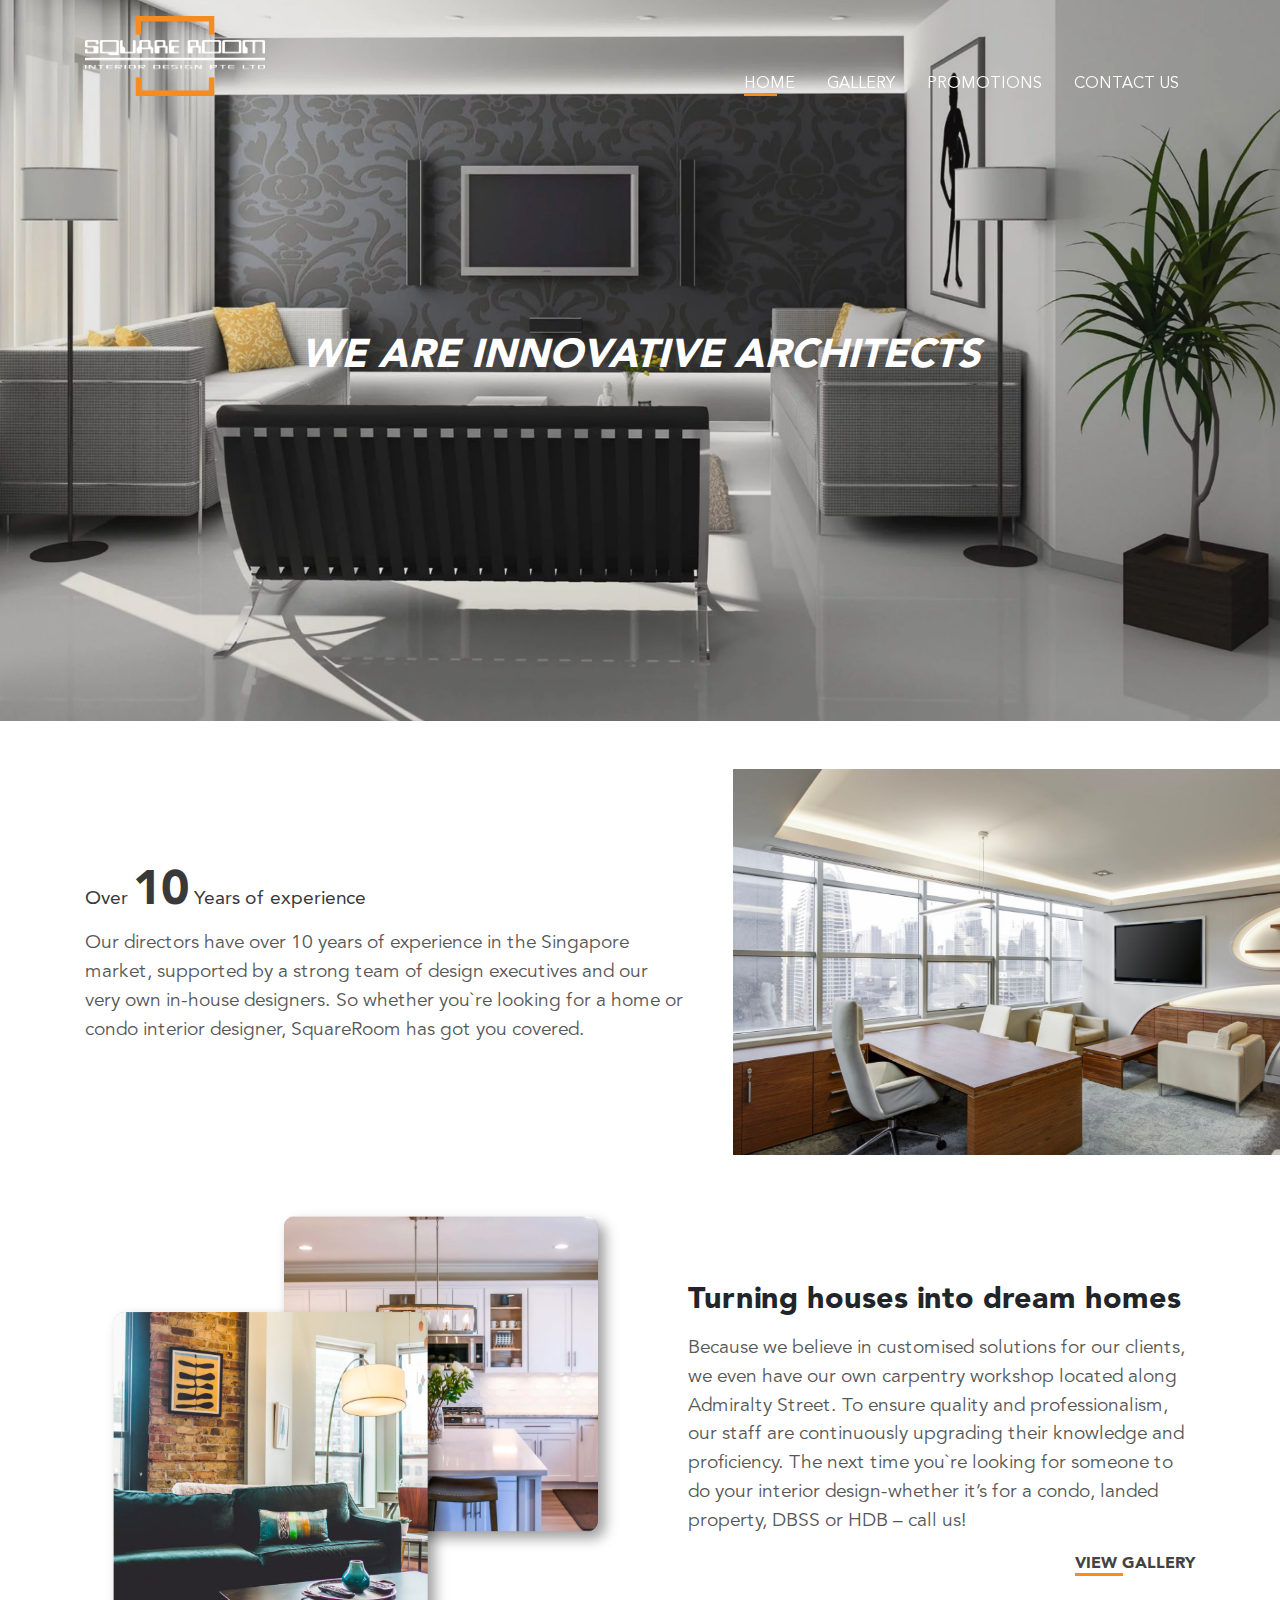
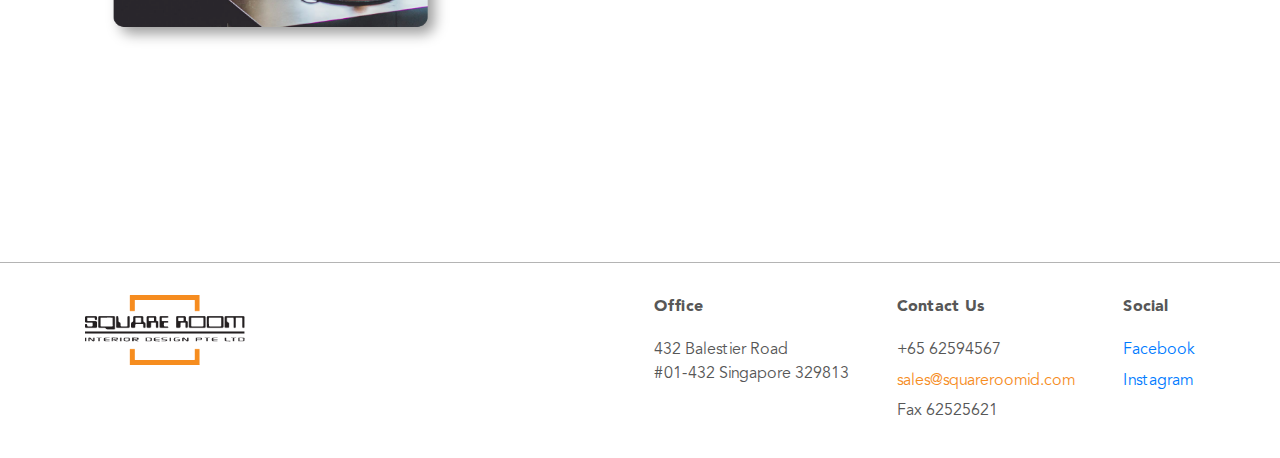
<file: index.html>
<!DOCTYPE html>
<html lang="en">

<head>
    <meta charset="UTF-8" />
    <meta name="viewport" content="width=device-width, initial-scale=1.0" />
    <meta http-equiv="X-UA-Compatible" content="ie=edge" />
    <title>Square Room - We are innovative architects</title>
    <link rel="apple-touch-icon" sizes="180x180" href="favicon/apple-touch-icon.png" />
    <link rel="icon" type="image/png" sizes="32x32" href="favicon/favicon-32x32.png" />
    <link rel="icon" type="image/png" sizes="16x16" href="favicon/favicon-16x16.png" />
    <link rel="manifest" href="favicon/site.webmanifest" />

    <link rel="stylesheet" href="css/all.min.css" />
    <link rel="stylesheet" href="css/bootstrap.min.css" />
    <link rel="stylesheet" href="css/main.css" />
</head>

<body>
    <header>
        <div class="nav">
            <div class="container d-flex justify-content-between">
                <div class="fake-div col"></div>
                <div class="logo-container">
                    <a href="index.html">
                        <img src="./images/logo-white.png" />
                    </a>
                </div>
                <div class="d-flex align-center col justify-content-end">
                    <button class="navbar-toggler" type="button">
                        <span class="dark-blue-text"
                ><i class="fas fa-bars fa-1x"></i
              ></span>
                    </button>
                </div>
                <div class="nav-links">
                    <ul>
                        <li class="active"><a href="#">HOME</a></li>
                        <li>
                            <a class="animate-link" href="gallery.html">GALLERY<span class="Navunderline"></span></a>
                        </li>
                        <li>
                            <a class="animate-link" href="promotion.html">PROMOTIONS<span class="Navunderline"></span></a>
                        </li>
                        <li>
                            <a class="animate-link" href="gallery.html">CONTACT US<span class="Navunderline"></span></a>
                        </li>
                    </ul>
                </div>
            </div>
            <div class="nav-slide">
                <ul>
                    <li class="active">
                        <a href="#">HOME</a>
                    </li>
                    <li>
                        <a class="animate-link" href="gallery.html">GALLERY<span class="Navunderline"></span></a>
                    </li>
                    <li>
                        <a class="animate-link" href="promotion.html">PROMOTIONS<span class="Navunderline"></span></a>
                    </li>
                    <li>
                        <a class="animate-link" href="gallery.html">CONTACT US<span class="Navunderline"></span></a>
                    </li>
                </ul>
            </div>
        </div>
    </header>
    <div class="banner">
        <img src="./images/banner.png" />
        <div class="overlay text-center">
            <h1>WE ARE INNOVATIVE ARCHITECTS</h1>
        </div>
    </div>

    <div class="content pt-5 d-flex flex-wrap container">
        <div class="why-us col-12 col-md-7 pr-md-5">
            <div class="">
                <!-- <h2>Why Us?</h2> -->
                <h3>Over <b>10</b> Years of experience</h3>
                <p>
                    Our directors have over 10 years of experience in the Singapore
                    market, supported by a strong team of design executives and our very
                    own in-house designers. So whether you`re looking for a home or
                    condo interior designer, SquareRoom has got you covered.
                </p>
            </div>
        </div>
        <div class="col-12 col-md-5 side-img">
            <img src="./images/whyus.png" />
        </div>
    </div>

    <div class="content py-5 d-flex flex-wrap container">
        <div class="col-12 col-md-6 home-gallery">
            <img src="./images/cards.png" />
        </div>

        <div class="why-us col-12 col-md-6 pl-md-5 pt-5 pt-md-0">
            <div class="">
                <h2>Turning houses into dream homes</h2>

                <p>
                    Because we believe in customised solutions for our clients, we even
                    have our own carpentry workshop located along Admiralty Street. To
                    ensure quality and professionalism, our staff are continuously
                    upgrading their knowledge and proficiency. The next time you`re
                    looking for someone to do your interior design-whether it’s for a
                    condo, landed property, DBSS or HDB – call us!
                </p>
                <div class="more-container">
                    <a class="animate-link" href="gallery.html">VIEW GALLERY<span class="underline"></span></a>
                </div>
            </div>
        </div>
    </div>

    <footer>
        <div class="footer container">
            <div class="d-flex justify-content-center justify-content-md-between flex-wrap">
                <div class="footer-logo col-4 col-md-2">
                    <img src="./images/logo.png" />
                </div>

                <div class="information col-12 col-md-10 d-flex justify-content-start justify-content-md-end flex-wrap mt-5 mt-md-0">
                    <div class="footer-item pl-md-5">
                        <p>Office</p>
                        <ul>
                            <li>
                                <address>
                                    432 Balestier Road <br />
                    #01-432 Singapore 329813
                  </address>
                            </li>
                        </ul>
                    </div>
                    <div class="footer-item pl-md-5">
                        <p>Contact Us</p>
                        <ul>
                            <li>
                                +65 62594567
                            </li>
                            <li>
                                <a class="footer-links" href="mailto:sales@squareroomid.com">
                                    sales@squareroomid.com
                                </a>
                            </li>
                            <li>
                                Fax 62525621
                            </li>
                        </ul>
                    </div>
                    <div class="footer-item pl-md-5">
                        <p>Social</p>
                        <ul>
                            <li>
                                <a class="social-links" href="https://www.facebook.com/SquareRoomInteriorDesign/" target="_blank">
                                    Facebook
                                </a>
                            </li>
                            <li>
                                <a class="social-links" href="https://www.instagram.com/squareroomid/" target="_blank">
                                    Instagram
                                </a>
                            </li>
                        </ul>
                    </div>
                </div>
            </div>
        </div>
    </footer>
</body>
<script src="./js/jquery.min.js" type="text/javascript"></script>
<script src="./js/bootstrap.min.js" type="text/javascript"></script>
<script src="./js/all.min.js" type="text/javascript"></script>
<script src="./js/main.js" type="text/javascript"></script>
<script type="text/javascript">
    var openSlide = false;
    toggleNav($(window).scrollTop());
    $(window).scroll(function(event) {
        var scroll = $(window).scrollTop();
        if (openSlide == false) {
            toggleNav(scroll);
        }
    });

    $(".navbar-toggler").on("click", function() {
        if (openSlide == false) {
            toggleNav(2);
            $(".nav-slide").slideToggle(250, function() {});
            openSlide = true;
        } else {
            var scroll = $(window).scrollTop();
            $(".nav-slide").slideToggle(250, function() {
                toggleNav(scroll);
                openSlide = false;
            });
        }
    });
</script>

</html>
</file>
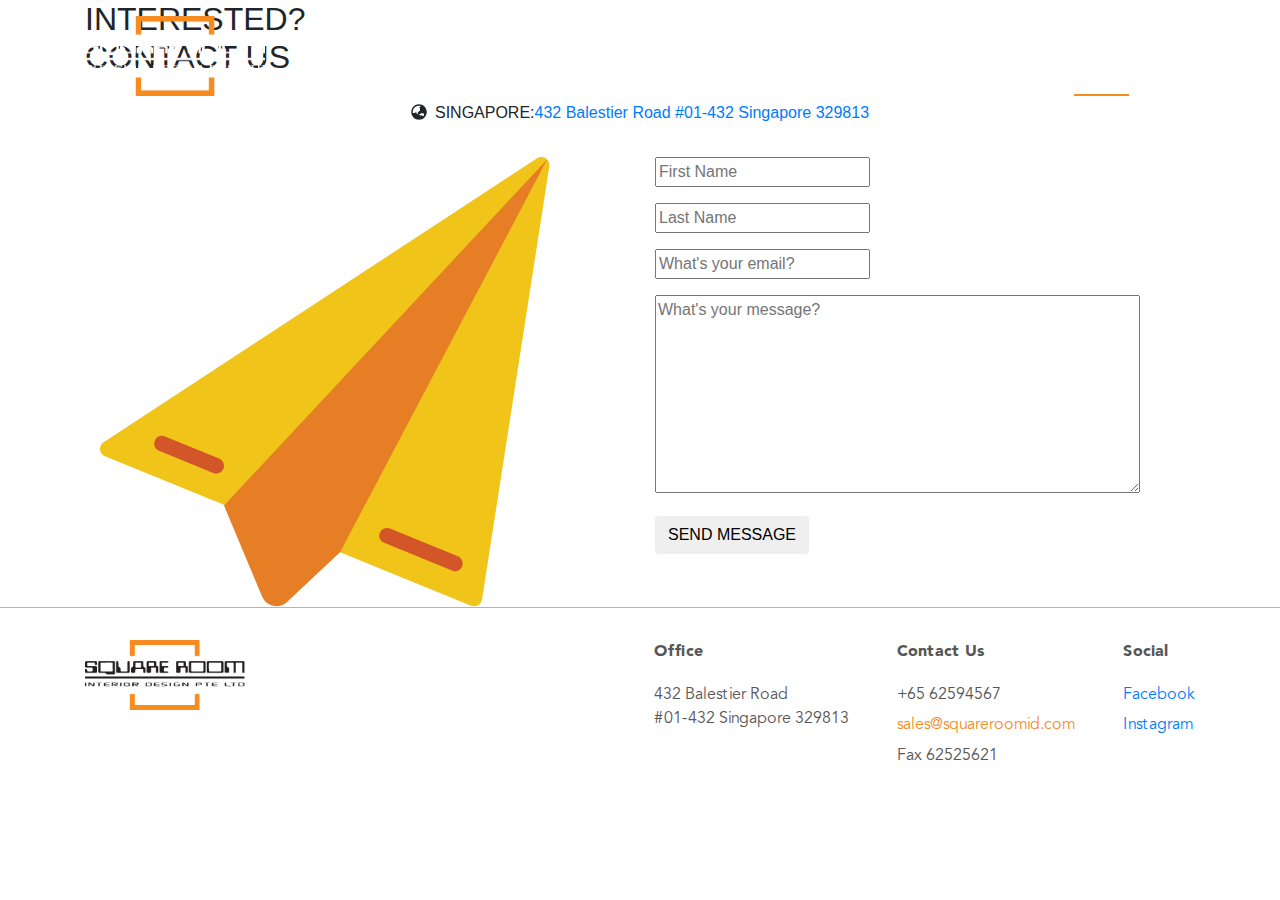
<file: contact.html>
<!DOCTYPE html>
<html lang="en">
  <head>
    <meta charset="UTF-8" />
    <meta name="viewport" content="width=device-width, initial-scale=1.0" />
    <meta http-equiv="X-UA-Compatible" content="ie=edge" />
    <title>Square Room - We are innovative architects</title>

    <link
      rel="apple-touch-icon"
      sizes="180x180"
      href="favicon/apple-touch-icon.png"
    />
    <link
      rel="icon"
      type="image/png"
      sizes="32x32"
      href="favicon/favicon-32x32.png"
    />
    <link
      rel="icon"
      type="image/png"
      sizes="16x16"
      href="favicon/favicon-16x16.png"
    />
    <link rel="manifest" href="favicon/site.webmanifest" />

    <link rel="stylesheet" href="css/bootstrap.min.css" />
    <link rel="stylesheet" href="css/all.min.css" />
    <link rel="stylesheet" href="css/main.css" />
  </head>

  <body>
    <header class="gallery-page">
      <div class="nav">
        <div class="container d-flex  justify-content-between">
          <div class="fake-div col"></div>
          <div class="logo-container">
            <a href="index.html">
              <img src="./images/logo.png" />
            </a>
          </div>
          <div class="d-flex align-center col justify-content-end">
            <button class="navbar-toggler" type="button">
              <span class="dark-blue-text"
                ><i class="fas fa-bars fa-1x"></i
              ></span>
            </button>
          </div>
          <div class="nav-links">
            <ul>
              <li>
                <a class="animate-link" href="index.html"
                  >HOME<span class="Navunderline"></span
                ></a>
              </li>
              <li>
                <a class="animate-link" href="gallery.html"
                  >GALLERY<span class="Navunderline"></span
                ></a>
              </li>
              <li>
                <a class="animate-link" href="promotion.html"
                  >PROMOTIONS<span class="Navunderline"></span
                ></a>
              </li>
              <li class="active">
                <a href="#">CONTACT US</a>
              </li>
            </ul>
          </div>
        </div>
        <div class="nav-slide">
          <ul>
            <li>
              <a class="animate-link" href="index.html"
                >HOME<span class="Navunderline"></span
              ></a>
            </li>
            <li>
              <a class="animate-link" href="gallery.html"
                >GALLERY<span class="Navunderline"></span
              ></a>
            </li>
            <li>
              <a class="animate-link" href="promotion.html"
                >PROMOTIONS<span class="Navunderline"></span
              ></a>
            </li>
            <li class="active">
              <a href="g#">CONTACT US</a>
            </li>
          </ul>
        </div>
      </div>
    </header>

    <div class="main">
      <div class="contact">
        <div class="background-cover">
          <div class="contact-container container">
            <h2>
              INTERESTED? <br />
              CONTACT US
            </h2>
            <div class="d-flex flex-wrap justify-content-center py-3">
              <p class="country">
                <i class="fas fa-globe-asia mr-2"></i>SINGAPORE
              </p>
              <p class="dot">:</p>
              <p>
                <a href="https://goo.gl/maps/auSazN9GfF1UfoheA" target="_blank"
                  >432 Balestier Road #01-432 Singapore 329813</a
                >
              </p>
            </div>

            <div class="form-container d-flex justify-content-between">
              <div class="image col-6">
                <img src="./images/paper-plane.png" />
              </div>
              <div class="form col-12 col-md-6">
                <div id="contact-form">
                  <div class="form-group">
                    <input
                      id="first_name"
                      type="text"
                      placeholder="First Name"
                    />
                  </div>
                  <div class="form-group">
                    <input type="text" placeholder="Last Name" />
                  </div>
                  <div class="form-group">
                    <input type="text" placeholder="What's your email?" />
                  </div>
                  <div class="form-group">
                    <textarea
                      rows="8"
                      cols="50"
                      placeholder="What's your message?"
                    ></textarea>
                  </div>
                  <div class="form-group">
                    <button class="btn submit-btn" type="submit">
                      SEND MESSAGE
                    </button>
                  </div>
                </div>
              </div>
            </div>
          </div>
        </div>
      </div>
    </div>
    <footer class="mt-0">
      <div class="footer container">
        <div
          class="d-flex justify-content-center justify-content-md-between flex-wrap"
        >
          <div class="footer-logo col-4 col-md-2">
            <img src="./images/logo.png" />
          </div>

          <div
            class="information col-12 col-md-10 d-flex justify-content-start justify-content-md-end flex-wrap mt-5 mt-md-0"
          >
            <div class="footer-item pl-md-5">
              <p>Office</p>
              <ul>
                <li>
                  <address>
                    432 Balestier Road <br />
                    #01-432 Singapore 329813
                  </address>
                </li>
              </ul>
            </div>
            <div class="footer-item pl-md-5">
              <p>Contact Us</p>
              <ul>
                <li>
                  +65 62594567
                </li>
                <li>
                  <a class="footer-links" href="mailto:sales@squareroomid.com">
                    sales@squareroomid.com
                  </a>
                </li>
                <li>
                  Fax 62525621
                </li>
              </ul>
            </div>
            <div class="footer-item pl-md-5">
              <p>Social</p>
              <ul>
                <li>
                  <a
                    class="social-links"
                    href="https://www.facebook.com/SquareRoomInteriorDesign/"
                    target="_blank"
                  >
                    Facebook
                  </a>
                </li>
                <li>
                  <a
                    class="social-links"
                    href="https://www.instagram.com/squareroomid/"
                    target="_blank"
                  >
                    Instagram
                  </a>
                </li>
              </ul>
            </div>
          </div>
        </div>
      </div>
    </footer>
  </body>
  <script src="./js/jquery.min.js" type="text/javascript"></script>
  <script src="./js/bootstrap.min.js" type="text/javascript"></script>
  <script src="./js/all.min.js" type="text/javascript"></script>

  <script src="./js/main.js" type="text/javascript"></script>
  <script>
    var openSlide = false;
    toggleNavBlack($(window).scrollTop());

    $(window).scroll(function(event) {
      var scroll = $(window).scrollTop();
      if (openSlide == false) {
        toggleNavBlack(scroll);
      }
    });

    $(".navbar-toggler").on("click", function() {
      if (openSlide == false) {
        toggleNavBlack(2);
        $(".nav-slide").slideToggle(250, function() {});
        openSlide = true;
      } else {
        var scroll = $(window).scrollTop();
        $(".nav-slide").slideToggle(250, function() {
          toggleNavBlack(scroll);
          openSlide = false;
        });
      }
    });

    $(".submit-btn").on("click", function() {
      console.log("submited");
      var first_name = $("#contact-form .form-group input").eq(0);
      var last_name = $("#contact-form .form-group input").eq(1);
      var email = $("#contact-form .form-group input").eq(2);
      var message = $("#contact-form .form-group textarea");

      var formArr = [
        {
          firstname: first_name.val(),
          lastname: last_name.val(),
          email: email.val(),
          message: message.val()
        }
      ];
      console.log(formArr);
      first_name.val("");
      last_name.val("");
      email.val("");
      message.val("");
    });
  </script>
</html>
</file>
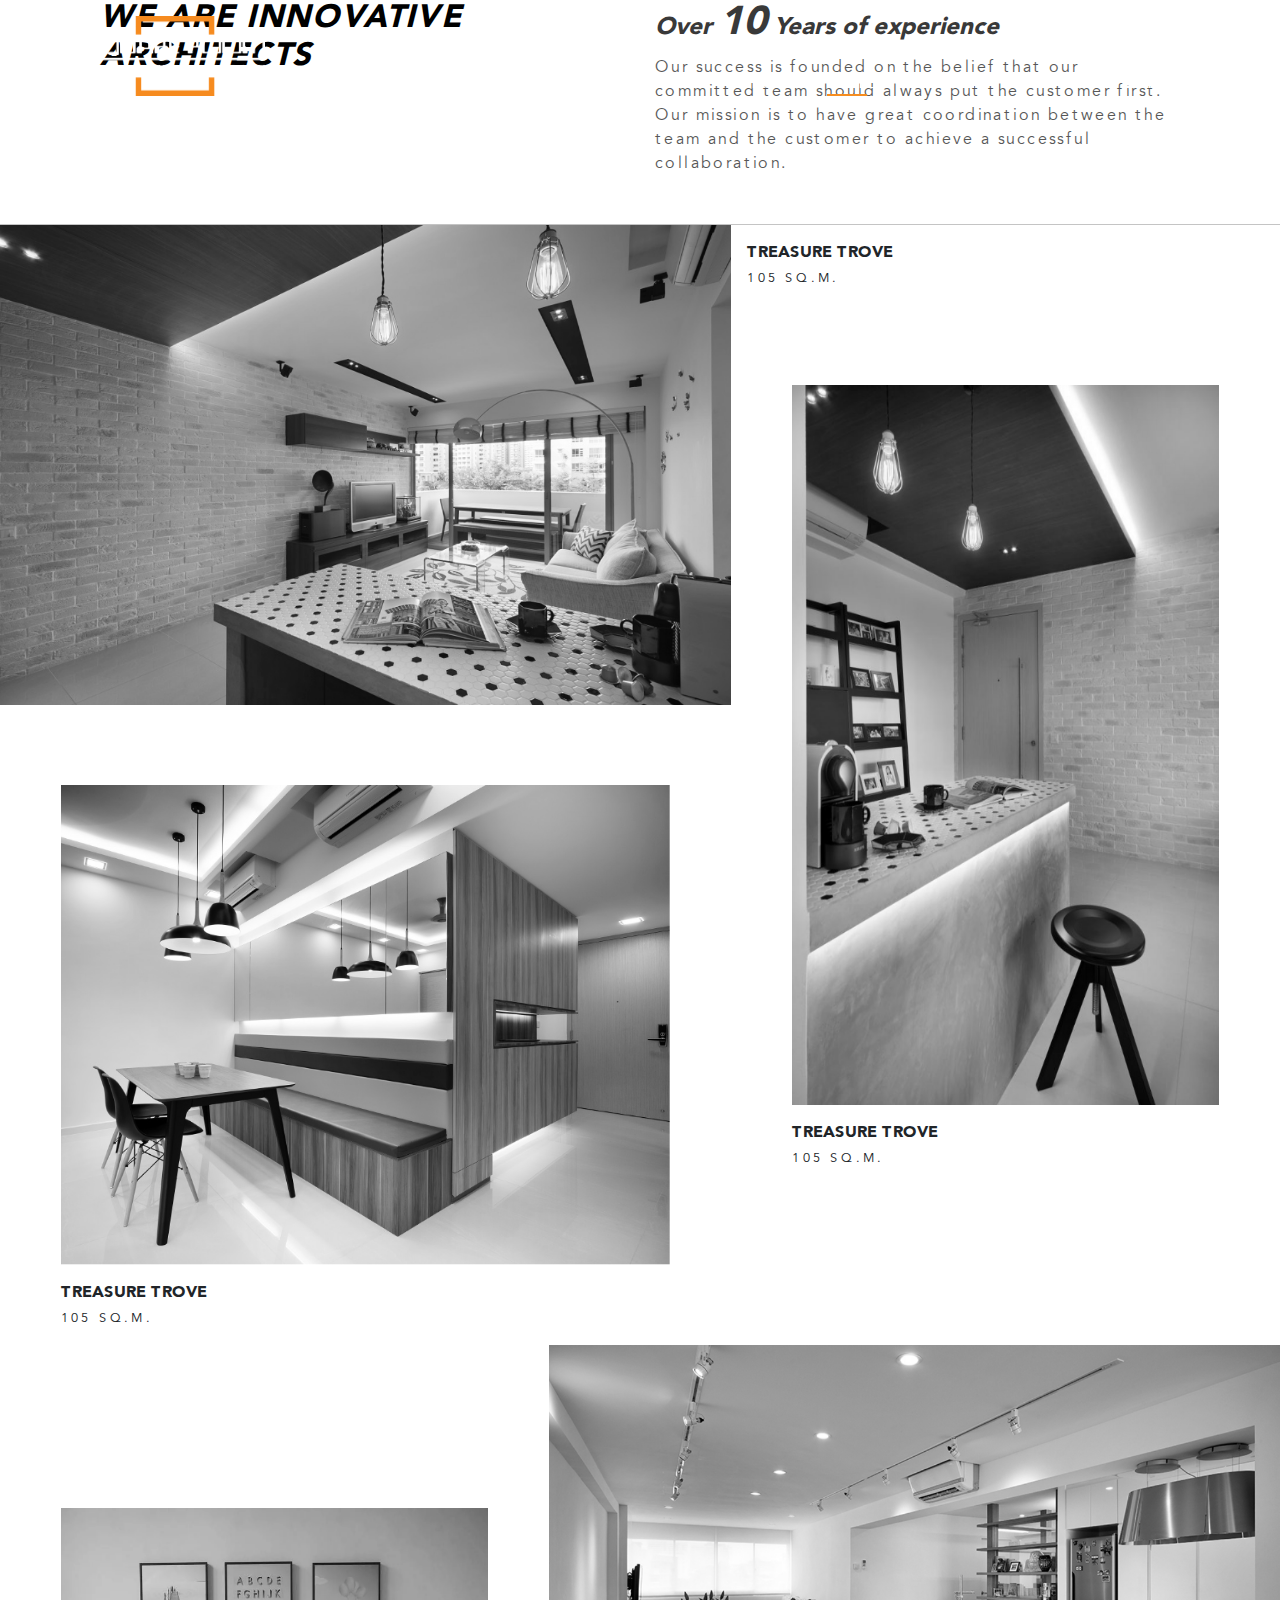
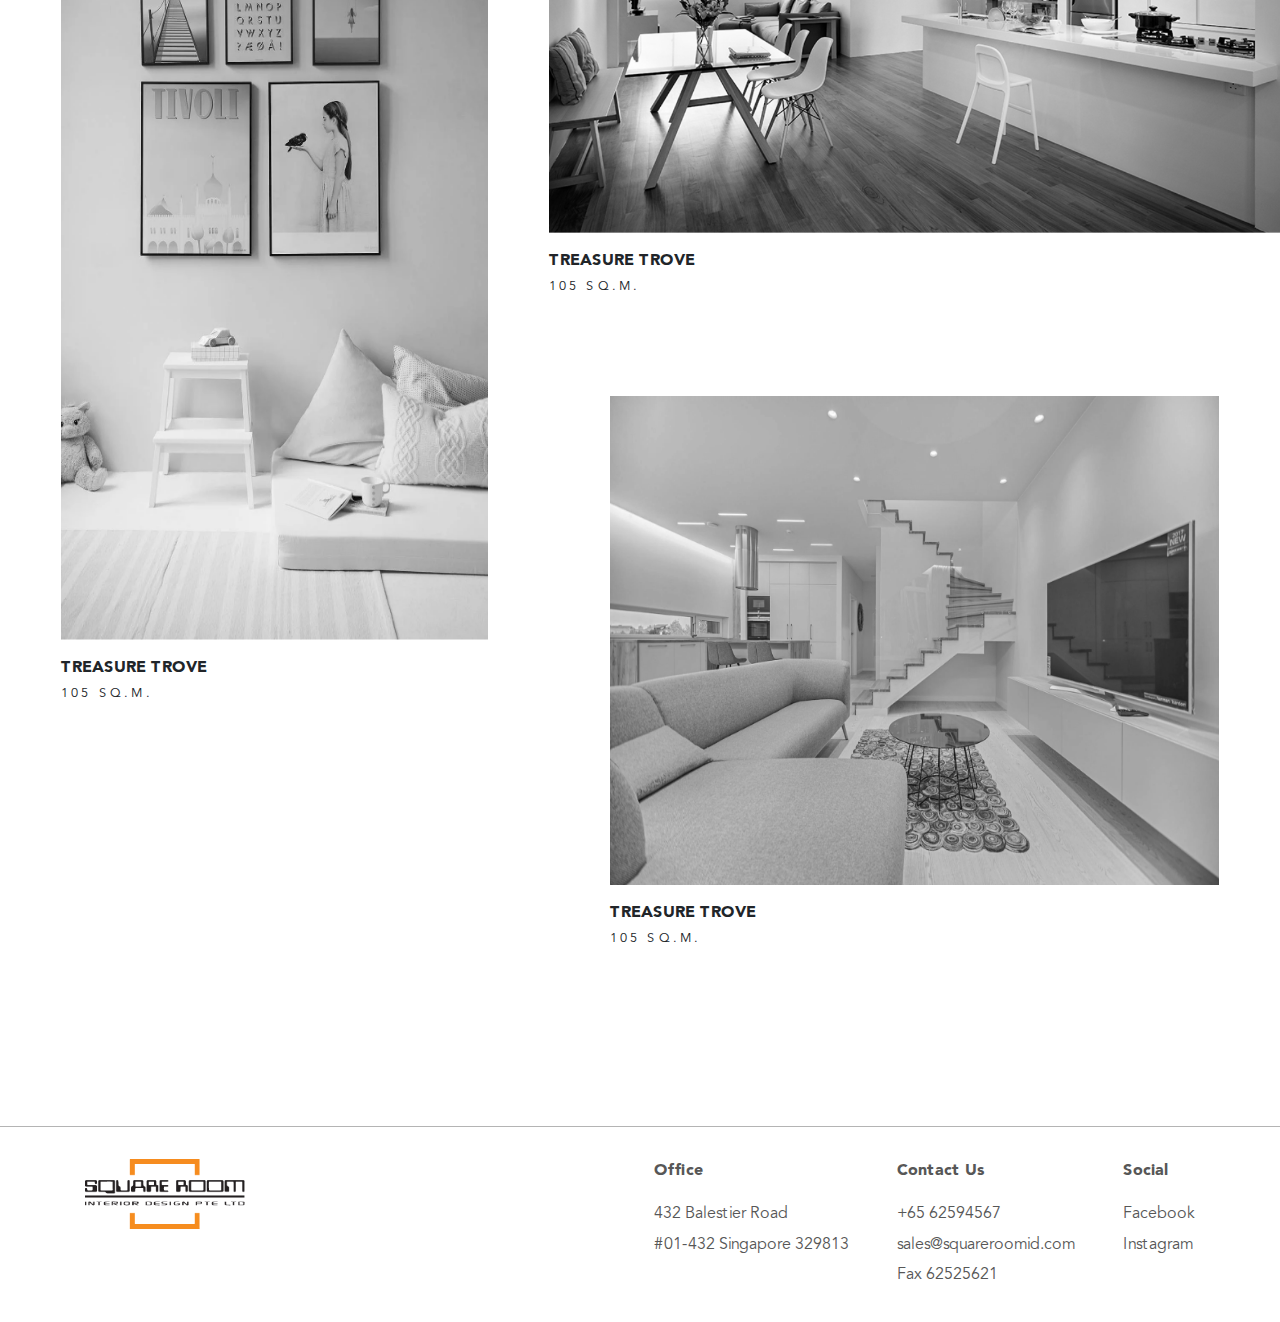
<file: gallery.html>
<!DOCTYPE html>
<html lang="en">

<head>
    <meta charset="UTF-8" />
    <meta name="viewport" content="width=device-width, initial-scale=1.0" />
    <meta http-equiv="X-UA-Compatible" content="ie=edge" />
    <title>Square Room - We are innovative architects</title>

    <link rel="apple-touch-icon" sizes="180x180" href="favicon/apple-touch-icon.png" />
    <link rel="icon" type="image/png" sizes="32x32" href="favicon/favicon-32x32.png" />
    <link rel="icon" type="image/png" sizes="16x16" href="favicon/favicon-16x16.png" />
    <link rel="manifest" href="favicon/site.webmanifest" />

    <link rel="stylesheet" href="css/bootstrap.min.css" />
    <link rel="stylesheet" href="css/all.min.css" />
    <link rel="stylesheet" href="css/main.css" />
</head>

<body>
    <header class="gallery-page">
        <div class="nav">
            <div class="container d-flex  justify-content-between">
                <div class="fake-div col"></div>
                <div class="logo-container">
                    <a href="index.html">
                        <img src="./images/logo.png" />
                    </a>
                </div>
                <div class="d-flex align-center col justify-content-end">
                    <button class="navbar-toggler" type="button">
                        <span class="dark-blue-text"
                ><i class="fas fa-bars fa-1x"></i
              ></span>
                    </button>
                </div>
                <div class="nav-links">
                    <ul>
                        <li>
                            <a class="animate-link" href="index.html">HOME<span class="Navunderline"></span></a>
                        </li>
                        <li class="active">
                            <a href="gallery.html">GALLERY</a>
                        </li>
                        <li>
                            <a class="animate-link" href="promotion.html">PROMOTIONS<span class="Navunderline"></span></a>
                        </li>
                        <li>
                            <a class="animate-link" href="gallery.html">CONTACT US<span class="Navunderline"></span></a>
                        </li>
                    </ul>
                </div>
            </div>
            <div class="nav-slide">
                <ul>
                    <li>
                        <a class="animate-link" href="index.html">HOME<span class="Navunderline"></span></a>
                    </li>
                    <li class="active">
                        <a href="gallery.html">GALLERY</a>
                    </li>
                    <li>
                        <a class="animate-link" href="promotion.html">PROMOTIONS<span class="Navunderline"></span></a>
                    </li>
                    <li>
                        <a class="animate-link" href="gallery.html">CONTACT US<span class="Navunderline"></span></a>
                    </li>
                </ul>
            </div>
        </div>
    </header>

    <div class="gallery-banner container">
        <div class="d-flex justify-content-md-between flex-wrap">
            <div class="col-12 col-md-5">
                <h2>WE ARE INNOVATIVE ARCHITECTS</h2>
            </div>
            <div class="col-12 col-md-6">
                <h3>Over <b>10</b> Years of experience</h3>
                <p>
                    Our success is founded on the belief that our committed team should
                    always put the customer first. Our mission is to have great
                    coordination between the team and the customer to achieve a
                    successful collaboration.
                </p>
            </div>
        </div>
    </div>

    <div class="gallery-view">
        <div class="matrix">
            <div class="gallery-item position-1">
                <img src="./images/gallery-1.png" />
                <div class="gallery-overlay">
                    <div class="text-container">
                        <a href="#">
                            <b>VIEW</b>
                            <p><i class="fas fa-eye"></i></p>
                        </a>
                    </div>
                </div>
            </div>
            <div class="text-position-1 gallery-text">
                <p>TREASURE TROVE</p>
                <small>105 SQ.M.</small>
            </div>
            <div class="gallery-item position-2">
                <img src="./images/gallery-2.png" />
                <div class="gallery-overlay">
                    <div class="text-container">
                        <a href="#">
                            <b>VIEW</b>
                            <p><i class="fas fa-eye"></i></p>
                        </a>
                    </div>
                </div>
            </div>
            <div class="text-position-2 gallery-text pl-md-0">
                <p>TREASURE TROVE</p>
                <small>105 SQ.M.</small>
            </div>
            <div class="gallery-item position-3">
                <img src="./images/gallery-3.png" />
                <div class="gallery-overlay">
                    <div class="text-container">
                        <a href="#">
                            <b>VIEW</b>
                            <p><i class="fas fa-eye"></i></p>
                        </a>
                    </div>
                </div>
            </div>
            <div class="text-position-3 gallery-text pl-md-0">
                <p>TREASURE TROVE</p>
                <small>105 SQ.M.</small>
            </div>
        </div>

        <div class="matrix-flipped">
            <div class="gallery-item position-1">
                <img src="./images/gallery-4.png" />
                <div class="gallery-overlay">
                    <div class="text-container">
                        <a href="#">
                            <b>VIEW</b>
                            <p><i class="fas fa-eye"></i></p>
                        </a>
                    </div>
                </div>
            </div>
            <div class="text-position-1 gallery-text pl-md-0">
                <p>TREASURE TROVE</p>
                <small>105 SQ.M.</small>
            </div>
            <div class="gallery-item position-2">
                <img src="./images/gallery-5.png" />
                <div class="gallery-overlay">
                    <div class="text-container">
                        <a href="#">
                            <b>VIEW</b>
                            <p><i class="fas fa-eye"></i></p>
                        </a>
                    </div>
                </div>
            </div>
            <div class="text-position-2 gallery-text pl-md-0">
                <p>TREASURE TROVE</p>
                <small>105 SQ.M.</small>
            </div>
            <div class="gallery-item position-3">
                <img src="./images/gallery-6.png" />
                <div class="gallery-overlay">
                    <div class="text-container">
                        <a href="#">
                            <b>VIEW</b>
                            <p><i class="fas fa-eye"></i></p>
                        </a>
                    </div>
                </div>
            </div>
            <div class="text-position-3 gallery-text pl-md-0">
                <p>TREASURE TROVE</p>
                <small>105 SQ.M.</small>
            </div>
        </div>
    </div>
    <footer>
        <div class="footer container">
            <div class="d-flex justify-content-center justify-content-md-between flex-wrap">
                <div class="footer-logo col-4 col-md-2">
                    <img src="./images/logo.png" />
                </div>

                <div class="information col-12 col-md-10 d-flex justify-content-start justify-content-md-end flex-wrap mt-5 mt-md-0">
                    <div class="footer-item pl-md-5">
                        <p>Office</p>
                        <ul>
                            <li>
                                432 Balestier Road
                            </li>
                            <li>
                                #01-432 Singapore 329813
                            </li>
                        </ul>
                    </div>
                    <div class="footer-item pl-md-5">
                        <p>Contact Us</p>
                        <ul>
                            <li>
                                +65 62594567
                            </li>
                            <li>
                                sales@squareroomid.com
                            </li>
                            <li>
                                Fax 62525621
                            </li>
                        </ul>
                    </div>
                    <div class="footer-item pl-md-5">
                        <p>Social</p>
                        <ul>
                            <li>
                                Facebook
                            </li>
                            <li>Instagram</li>
                        </ul>
                    </div>
                </div>
            </div>
        </div>
    </footer>
</body>
<script src="./js/jquery.min.js" type="text/javascript"></script>
<script src="./js/bootstrap.min.js" type="text/javascript"></script>
<script src="./js/all.min.js" type="text/javascript"></script>

<!-- Magnific Popup core CSS file -->
<link rel="stylesheet" href="./css/magnific-popup.css" />
<!-- Magnific Popup core JS file -->
<script src="./js/jquery.magnific-popup.min.js"></script>

<script src="./js/main.js" type="text/javascript"></script>
<script>
    $(".gallery-item").magnificPopup({
        items: [{
                src: "./images/gallery-1.png"
            },
            {
                src: "./images/gallery-3.png"
            },
            {
                src: "./images/gallery-2.png"
            }
        ],
        gallery: {
            enabled: true
        },
        type: "image" // this is default type
    });

    var openSlide = false;
    toggleNavBlack($(window).scrollTop());

    $(window).scroll(function(event) {
        var scroll = $(window).scrollTop();
        if (openSlide == false) {
            toggleNavBlack(scroll);
        }
    });

    $(".navbar-toggler").on("click", function() {
        if (openSlide == false) {
            toggleNavBlack(2);
            $(".nav-slide").slideToggle(250, function() {});
            openSlide = true;
        } else {
            var scroll = $(window).scrollTop();
            $(".nav-slide").slideToggle(250, function() {
                toggleNavBlack(scroll);
                openSlide = false;
            });
        }
    });
</script>

</html>
</file>
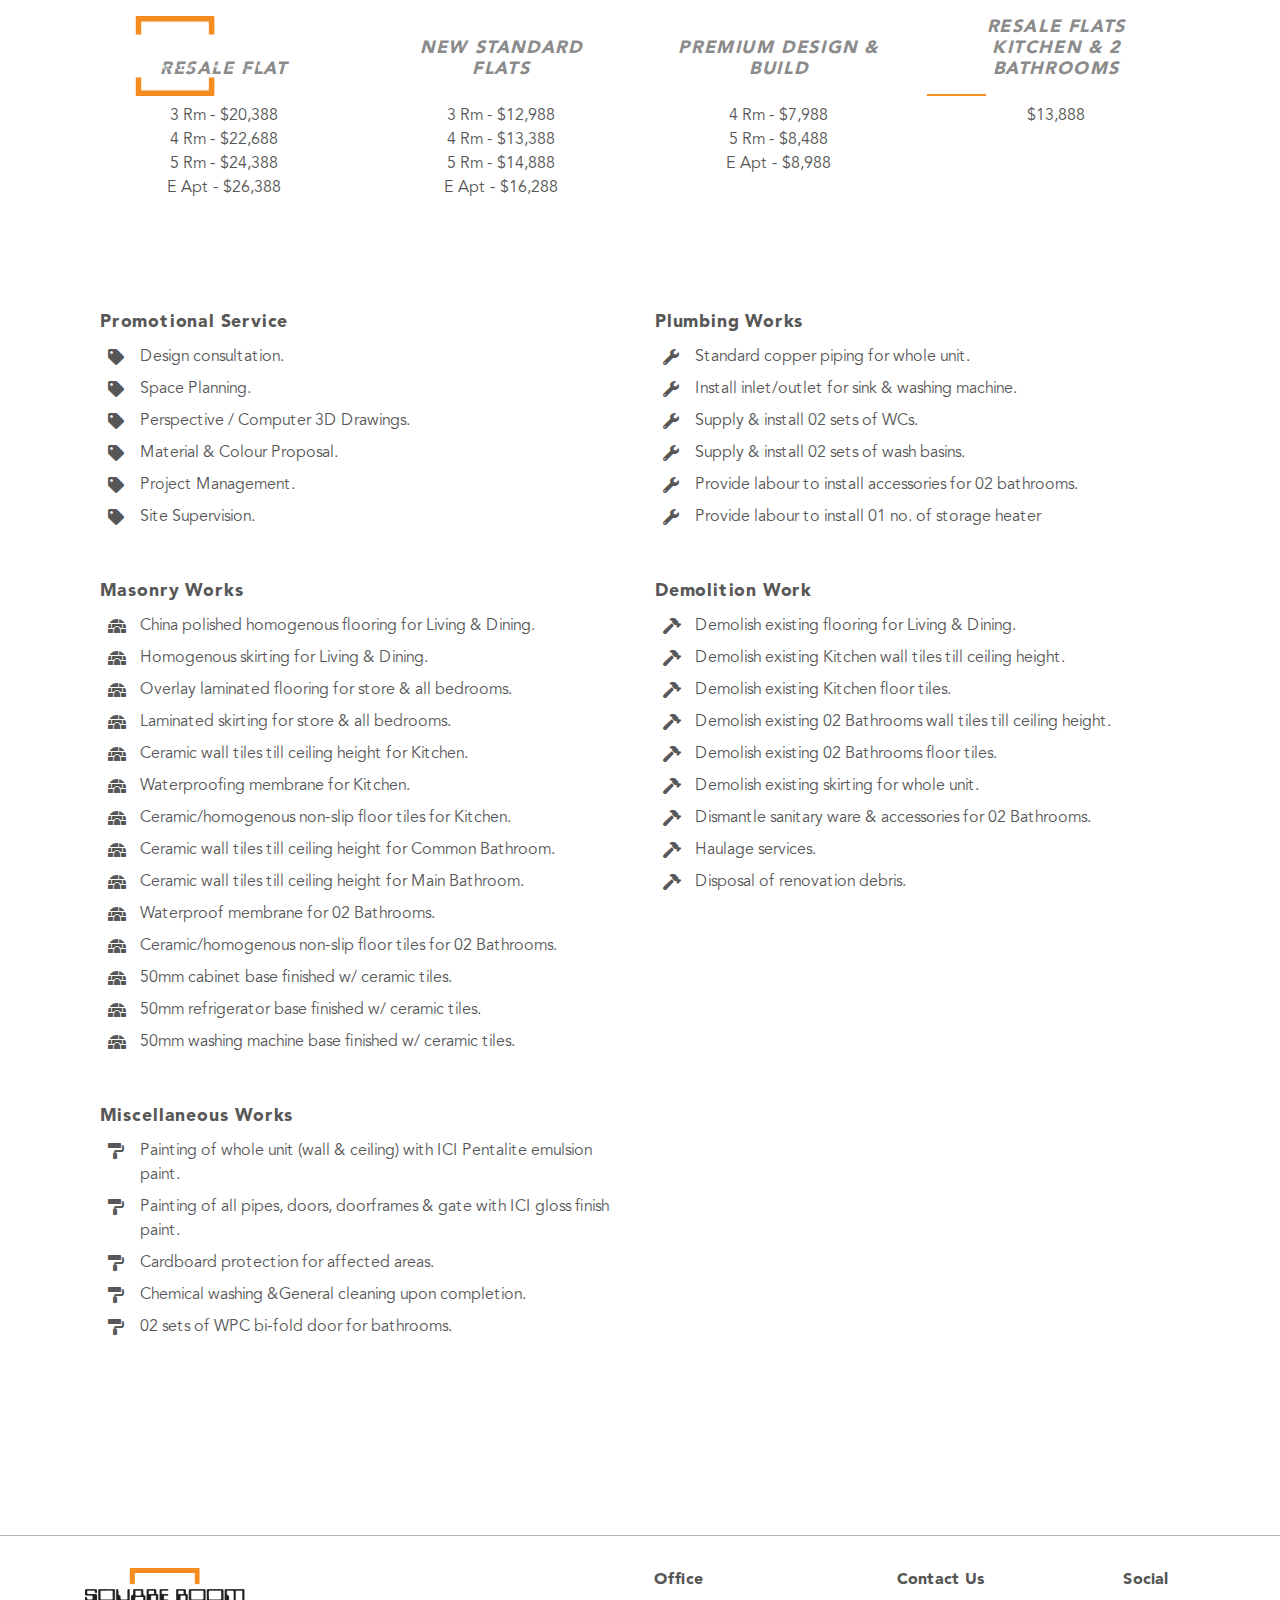
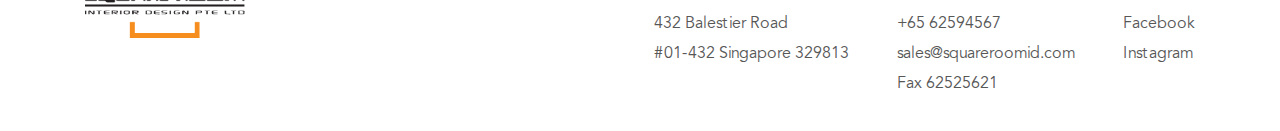
<file: promotion.html>
<!DOCTYPE html>
<html lang="en">

<head>
    <meta charset="UTF-8" />
    <meta name="viewport" content="width=device-width, initial-scale=1.0" />
    <meta http-equiv="X-UA-Compatible" content="ie=edge" />
    <title>Square Room - We are innovative architects</title>

    <link rel="apple-touch-icon" sizes="180x180" href="favicon/apple-touch-icon.png" />
    <link rel="icon" type="image/png" sizes="32x32" href="favicon/favicon-32x32.png" />
    <link rel="icon" type="image/png" sizes="16x16" href="favicon/favicon-16x16.png" />
    <link rel="manifest" href="favicon/site.webmanifest" />

    <link rel="stylesheet" href="css/all.min.css" />
    <link rel="stylesheet" href="css/bootstrap.min.css" />
    <link rel="stylesheet" href="css/slick-theme.css" />
    <link rel="stylesheet" href="css/slick.css" />
    <link rel="stylesheet" href="css/main.css" />
</head>

<body>
    <header class="gallery-page">
        <div class="nav">
            <div class="container d-flex  justify-content-between">
                <div class="fake-div col"></div>
                <div class="logo-container">
                    <a href="index.html">
                        <img src="./images/logo.png" />
                    </a>
                </div>
                <div class="d-flex align-center col justify-content-end">
                    <button class="navbar-toggler" type="button">
                        <span class="dark-blue-text"
                ><i class="fas fa-bars fa-1x"></i
              ></span>
                    </button>
                </div>
                <div class="nav-links">
                    <ul>
                        <li>
                            <a class="animate-link" href="index.html">HOME<span class="Navunderline"></span></a>
                        </li>
                        <li>
                            <a class="animate-link" href="gallery.html">GALLERY<span class="Navunderline"></span></a>
                        </li>
                        <li class="active">
                            <a href="promotion.html">PROMOTIONS</a>
                        </li>
                        <li>
                            <a class="animate-link" href="gallery.html">CONTACT US<span class="Navunderline"></span></a>
                        </li>
                    </ul>
                </div>
            </div>
            <div class="nav-slide">
                <ul>
                    <li>
                        <a class="animate-link" href="index.html">HOME<span class="Navunderline"></span></a>
                    </li>
                    <li>
                        <a class="animate-link" href="gallery.html">GALLERY<span class="Navunderline"></span></a>
                    </li>
                    <li class="active">
                        <a href="promotion.html">PROMOTIONS</a>
                    </li>
                    <li>
                        <a class="animate-link" href="gallery.html">CONTACT US<span class="Navunderline"></span></a>
                    </li>
                </ul>
            </div>
        </div>
    </header>

    <div class="package-nav container d-flex flex-wrap">
        <div class="package-item col-md-3 package-1" id="slick-slide00">
            <div class="border-area">
                <h3>RESALE FLAT</h3>
                <ul class="package-price">
                    <li>3 Rm - $20,388</li>
                    <li>4 Rm - $22,688</li>
                    <li>5 Rm - $24,388</li>
                    <li>E Apt - $26,388</li>
                </ul>
            </div>
        </div>
        <div class="package-item col-md-3 package-2" id="slick-slide01">
            <div class="border-area">
                <h3>NEW STANDARD FLATS</h3>
                <ul class="package-price">
                    <li>3 Rm - $12,988</li>
                    <li>4 Rm - $13,388</li>
                    <li>5 Rm - $14,888</li>
                    <li>E Apt - $16,288</li>
                </ul>
            </div>
        </div>
        <div class="package-item col-md-3 package-3" id="slick-slide02">
            <div class="border-area">
                <h3>PREMIUM DESIGN & BUILD</h3>
                <ul class="package-price">
                    <li>4 Rm - $7,988</li>
                    <li>5 Rm - $8,488</li>
                    <li>E Apt - $8,988</li>
                </ul>
            </div>
        </div>
        <div class="package-item col-md-3 package-4" id="slick-slide03">
            <div class="border-area">
                <h3>RESALE FLATS KITCHEN & 2 BATHROOMS</h3>
                <ul class="package-price">
                    <li>$13,888</li>
                </ul>
            </div>
        </div>
    </div>

    <div class="package-name container">
        <div class="col d-flex inner-container">
            <div class="package-selection">
                <b id="current-package">RESALE FLAT</b>
            </div>
        </div>
    </div>
    <div class="package-content container" id="content-holder">
        <div id="package-1" class="package-group flex-wrap">
            <div class="item col-12 col-md-6">
                <h4>Promotional Service</h4>
                <ul class="promo">
                    <li>Design consultation.</li>
                    <li>Space Planning.</li>
                    <li>Perspective / Computer 3D Drawings.</li>
                    <li>Material & Colour Proposal.</li>
                    <li>Project Management.</li>
                    <li>Site Supervision.</li>
                </ul>
            </div>

            <div class="item col-12 col-md-6">
                <h4>Plumbing Works</h4>
                <ul class="plumbing">
                    <li>Standard copper piping for whole unit.</li>
                    <li>Install inlet/outlet for sink & washing machine.</li>
                    <li>Supply & install 02 sets of WCs.</li>
                    <li>Supply & install 02 sets of wash basins.</li>
                    <li>Provide labour to install accessories for 02 bathrooms.</li>
                    <li>Provide labour to install 01 no. of storage heater</li>
                </ul>
            </div>

            <div class="item col-12 col-md-6">
                <h4>Masonry Works</h4>
                <ul class="masonry">
                    <li>China polished homogenous flooring for Living & Dining.</li>
                    <li>Homogenous skirting for Living & Dining.</li>
                    <li>Overlay laminated flooring for store & all bedrooms.</li>
                    <li>Laminated skirting for store & all bedrooms.</li>
                    <li>Ceramic wall tiles till ceiling height for Kitchen.</li>
                    <li>Waterproofing membrane for Kitchen.</li>
                    <li>Ceramic/homogenous non-slip floor tiles for Kitchen.</li>
                    <li>Ceramic wall tiles till ceiling height for Common Bathroom.</li>
                    <li>Ceramic wall tiles till ceiling height for Main Bathroom.</li>
                    <li>Waterproof membrane for 02 Bathrooms.</li>
                    <li>Ceramic/homogenous non-slip floor tiles for 02 Bathrooms.</li>
                    <li>50mm cabinet base finished w/ ceramic tiles.</li>
                    <li>50mm refrigerator base finished w/ ceramic tiles.</li>
                    <li>50mm washing machine base finished w/ ceramic tiles.</li>
                </ul>
            </div>

            <div class="item col-12 col-md-6">
                <h4>Demolition Work</h4>
                <ul class="demolition">
                    <li>Demolish existing flooring for Living & Dining.</li>
                    <li>Demolish existing Kitchen wall tiles till ceiling height.</li>
                    <li>Demolish existing Kitchen floor tiles.</li>
                    <li>
                        Demolish existing 02 Bathrooms wall tiles till ceiling height.
                    </li>
                    <li>Demolish existing 02 Bathrooms floor tiles.</li>
                    <li>Demolish existing skirting for whole unit.</li>
                    <li>Dismantle sanitary ware & accessories for 02 Bathrooms.</li>
                    <li>Haulage services.</li>
                    <li>Disposal of renovation debris.</li>
                </ul>
            </div>

            <div class="item col-12 col-md-6">
                <h4>Miscellaneous Works</h4>
                <ul class="misc">
                    <li>
                        Painting of whole unit (wall & ceiling) with ICI Pentalite
                        emulsion paint.
                    </li>
                    <li>
                        Painting of all pipes, doors, doorframes & gate with ICI gloss
                        finish paint.
                    </li>
                    <li>Cardboard protection for affected areas.</li>
                    <li>Chemical washing &General cleaning upon completion.</li>
                    <li>02 sets of WPC bi-fold door for bathrooms.</li>
                </ul>
            </div>
        </div>
        <div id="package-2" class="package-group flex-wrap">
            <div class="item col-12 col-md-6">
                <h4>Promotional Service</h4>
                <ul class="promo">
                    <li>Design consultation.</li>
                    <li>Space Planning.</li>
                    <li>Perspective / Computer 3D Drawings.</li>
                    <li>Material & Colour Proposal.</li>
                    <li>Project Management.</li>
                    <li>Site Supervision.</li>
                </ul>
            </div>

            <div class="item col-12 col-md-6">
                <h4>Plumbing Works</h4>
                <ul class="plumbing">
                    <li>Conceal drainage pipe for kitchen sink.</li>
                    <li>Conceal drainage pipe for washing machine.</li>
                    <li>Extension of copper piping to kitchen sink.</li>
                    <li>Extension of copper piping to washing machine.</li>
                    <li>Provide labour to install accessories for 02 bathrooms.</li>
                    <li>Connection of inlet & outlet pipes for kitchen sink.</li>
                </ul>
            </div>

            <div class="item col-12 col-md-6">
                <h4>Masonry Works</h4>
                <ul class="masonry">
                    <li>
                        China polished homogenous flooring c/w skirting at Living &
                        Dining.
                    </li>
                    <li>
                        China polished homogenous flooring c/w skirting at Household
                        Shelter.
                    </li>
                    <li>
                        Laminated flooring c/w skirting at 03 bedrooms. (Cement screed by
                        HDB)
                    </li>
                    <li>
                        Ceramic / homogenous non-slip floor tiles at kitchen. (5-rooms &
                        Exec Apt Only)
                    </li>
                    <li>
                        Waterproofing membrane for Kitchen w/02 years warranty. (5-rooms &
                        Exec Apt Only)
                    </li>
                    <li>50mm cabinet base with tiles finished on front edges.</li>
                    <li>50mm refrigerator base with tiles finished.</li>
                    <li>50mm washing machine base finished with tiles finished.</li>
                    <li>
                        50mm shower kerb finished w/ ceramic tiles at Main Bathroom.
                    </li>
                    <li>Alteration of existing Main Gate.</li>
                </ul>
            </div>
        </div>
        <div id="package-3" class="package-group flex-wrap">
            <div class="item col-12 col-md-6">
                <h4>Promotional Service</h4>
                <ul class="promo">
                    <li>Design consultation.</li>
                    <li>Space Planning.</li>
                    <li>Perspective / Computer 3D Drawings.</li>
                    <li>Material & Colour Proposal.</li>
                    <li>Project Management.</li>
                    <li>Site Supervision.</li>
                </ul>
            </div>

            <div class="item col-12 col-md-6">
                <h4>Plumbing Works</h4>
                <ul class="plumbing">
                    <li>Conceal drainage pipe for kitchen sink.</li>
                    <li>Conceal drainage pipe for washing machine.</li>
                    <li>Extension of copper piping to kitchen sink.</li>
                    <li>Extension of copper piping to washing machine.</li>
                    <li>Provide labour to install accessories for 02 bathrooms</li>
                    <li>Provide labour to install 01 no. of storage heater.</li>
                    <li>Connection of inlet & outlet pipes for kitchen</li>
                </ul>
            </div>

            <div class="item col-12 col-md-6">
                <h4>Masonry Works</h4>
                <ul class="masonry">
                    <li>50mm cabinet base with tiles finished on front edges</li>
                    <li>50mm refrigerator base with tiles finished.</li>
                    <li>50mm washing machine base with tiles finished.</li>
                </ul>
            </div>

            <div class="item col-12 col-md-6">
                <h4>Ceiling Works</h4>
                <ul class="ceiling">
                    <li>L-box light holder at living.</li>
                    <li>False ceiling at dining</li>
                    <li>False ceiling at foyer</li>
                    <li>False ceiling at bedroom passageway.</li>
                </ul>
            </div>

            <div class="item col-12 col-md-6">
                <h4>Carpentry Works</h4>
                <ul class="carpentry">
                    <li>
                        To design & fabricate L20ft top & bottom kitchen cabinets c/w the
                        following items: – ABS trimming doors.
                    </li>
                    <li>2 tier stainless steel dish rack</li>
                    <li>Cutlery Tray</li>
                    <li>Supply & install L 10ft solid surface kitchen worktop.</li>
                    <li>Labour to install hob & hood.</li>
                </ul>
            </div>

            <div class="item col-12 col-md-6">
                <h4>Aluminium Works</h4>
                <ul class="aluminium">
                    <li>
                        Selected design colour coated aluminium window grilles for whole
                        house (base in 4ft height for all areas)
                    </li>
                </ul>
            </div>

            <div class="item col-12 col-md-6">
                <h4>Miscellaneous Works</h4>
                <ul class="misc">
                    <li>
                        Painting of whole unit (wall & ceiling) with ICI Pentalite
                        emulsion paint.
                    </li>
                    <li>
                        Painting of all pipes, doors, doorframes & gate with ICI gloss
                        finish paint.
                    </li>
                    <li>Re-varnishing of existing main door.</li>
                    <li>Cardboard protection for existing flooring</li>
                    <li>General cleaning upon completion of works.</li>
                </ul>
            </div>
        </div>
        <div id="package-4" class="package-group flex-wrap">
            <div class="item col-12 col-md-6">
                <h4>Promotional Service</h4>
                <ul class="promo">
                    <li>Design consultation.</li>
                    <li>Space Planning.</li>
                    <li>Perspective / Computer 3D Drawings.</li>
                    <li>Material & Colour Proposal.</li>
                    <li>Project Management.</li>
                    <li>Site Supervision.</li>
                </ul>
            </div>

            <div class="item col-12 col-md-6">
                <h4>Plumbing Works</h4>
                <ul class="plumbing">
                    <li>Supply and replace copper piping for kitchen & bathrooms.</li>
                    <li>Supply and lay outlet piping for washing machine.</li>
                    <li>Supply and lay outlet piping for kitchen sink.</li>
                    <li>Supply labour to install one no storage heater.</li>
                    <li>Supply labour to install two sets of bathroom accessories.</li>
                    <li>Supply labour to install kitchen sink and tap.</li>
                    <li>Supply labour to install two sets of toilet bowls.</li>
                    <li>Supply labour to install two sets of wash basins and tap.</li>
                </ul>
            </div>

            <div class="item col-12 col-md-6">
                <h4>Masonry Works</h4>
                <ul class="masonry">
                    <li>
                        Supply & lay ceramic wall tiles till ceiling height for kitchen.
                    </li>
                    <li>Supply & lay ceramic or homogenous floor tiles at kitchen.</li>
                    <li>Supply & apply waterproofing membrane at both bathrooms.</li>
                    <li>
                        Supply & construct cement mortar base for kitchen cabinet c/w side
                        tiling.
                    </li>
                    <li>
                        Supply & construct cement mortar base for fridge c/w tiling.
                    </li>
                    <li>
                        Supply & construct cement mortar base for washing machine c/w
                        tiling.
                    </li>
                    <li>Supply & lay ceramic wall tiles at both bathrooms.</li>
                    <li>
                        Supply & lay ceramic or homogenous floor tiles at both bathrooms.
                    </li>
                </ul>
            </div>

            <div class="item col-12 col-md-6">
                <h4>Demolition Work</h4>
                <ul class="demolition">
                    <li>Hacking of existing wall & floor tiles at kitchen.</li>
                    <li>
                        Hacking of existing cement mortar base and cabinets at kitchen.
                    </li>
                    <li>Hacking of existing wall & floor tiles at both bathrooms.</li>
                    <li>Hacking of existing doors and frames at both bathrooms.</li>
                    <li>Hacking of existing fittings accessories at both bathrooms</li>
                </ul>
            </div>

            <div class="item col-12 col-md-6">
                <h4>Miscellaneous Works</h4>
                <ul class="misc">
                    <li>
                        Supply labour & material to paint kitchen & both bathrooms ceiling
                        with Nippon paint.
                    </li>
                    <li>
                        Supply & install 2 sets of aluminium bi-fold doors to 2 bathrooms.
                    </li>
                    <li>Chemical wash for kitchen and both bathrooms.</li>
                    <li>General cleaning upon completion of works.</li>
                    <li>Disposal of renovation debris.</li>
                    <li>Haulage services</li>
                </ul>
            </div>
        </div>
    </div>

    <footer>
        <div class="footer container">
            <div class="d-flex justify-content-center justify-content-md-between flex-wrap">
                <div class="footer-logo col-4 col-md-2">
                    <img src="./images/logo.png" />
                </div>

                <div class="information col-12 col-md-10 d-flex justify-content-start justify-content-md-end flex-wrap mt-5 mt-md-0">
                    <div class="footer-item pl-md-5">
                        <p>Office</p>
                        <ul>
                            <li>
                                432 Balestier Road
                            </li>
                            <li>
                                #01-432 Singapore 329813
                            </li>
                        </ul>
                    </div>
                    <div class="footer-item pl-md-5">
                        <p>Contact Us</p>
                        <ul>
                            <li>
                                +65 62594567
                            </li>
                            <li>
                                sales@squareroomid.com
                            </li>
                            <li>
                                Fax 62525621
                            </li>
                        </ul>
                    </div>
                    <div class="footer-item pl-md-5">
                        <p>Social</p>
                        <ul>
                            <li>
                                Facebook
                            </li>
                            <li>Instagram</li>
                        </ul>
                    </div>
                </div>
            </div>
        </div>
    </footer>
</body>
<script src="./js/jquery.min.js" type="text/javascript"></script>
<script src="./js/all.min.js" type="text/javascript"></script>
<script src="./js/bootstrap.min.js" type="text/javascript"></script>
<script src="./js/slick.min.js" type="text/javascript"></script>
<script src="./js/main.js" type="text/javascript"></script>
<script>
    var openSlide = false;
    toggleNavBlack($(window).scrollTop());

    $(window).scroll(function(event) {
        var scroll = $(window).scrollTop();
        if (openSlide == false) {
            toggleNavBlack(scroll);
        }
    });

    $(".navbar-toggler").on("click", function() {
        if (openSlide == false) {
            toggleNavBlack(2);
            $(".nav-slide").slideToggle(250, function() {});
            openSlide = true;
        } else {
            var scroll = $(window).scrollTop();
            $(".nav-slide").slideToggle(250, function() {
                toggleNavBlack(scroll);
                openSlide = false;
            });
        }
    });

    var currentPackage = "package-1";
    $(".package-item").on("click", function() {
        if ($(window).width() > 768) {
            $(".package-item").removeClass("active");
            $(this).addClass("active");
        }
        var current = $(this);
        if (current.hasClass("package-1")) {
            currentPackage = "package-1";
            $("#current-package").text(function() {
                return "RESALE FLAT";
            });
        } else if (current.hasClass("package-2")) {
            currentPackage = "package-2";
            $("#current-package").text(function() {
                return "NEW STANDARD FLATS";
            });
        } else if (current.hasClass("package-3")) {
            currentPackage = "package-3";
            $("#current-package").text(function() {
                return "PREMIUM DESIGN & BUILD";
            });
        } else if (current.hasClass("package-4")) {
            currentPackage = "package-4";
            $("#current-package").text(function() {
                return "RESALE FLATS KITCHEN & 2 BATHROOMS";
            });
        }
        $(".package-group").hide();
        $(".package-content")
            .find("#" + currentPackage)
            .css({
                display: "flex"
            });
    });

    $(".package-1").click();

    // SLICK
    var navSlider = $(".package-nav");
    responsiveSlider(navSlider);

    function responsiveSlider(slider) {
        var settings = {
            dots: true,
            adaptiveHeight: true,
            centerMode: true,
            arrows: false,
            centerPadding: "5%"
        };
        if ($(window).width() > 768) {
            if (slider.hasClass("slick-initialized")) {
                slider.slick("unslick");
            }
            return;
        } else if (!slider.hasClass("slick-initialized")) {
            $(".package-item").removeClass("active");
            return slider.slick(settings);
        }
    }

    $(navSlider).on("beforeChange", function(
        event,
        slick,
        currentSlide,
        nextSlide
    ) {
        var next = ".package-" + (nextSlide + 1);
        $(next).click();
    });

    $(window).resize(function() {
        var navSlider = $(".package-nav");
        responsiveSlider(navSlider);
    });
</script>

</html>
</file>
<file: css/main.css>
@charset "UTF-8";
@font-face {
  font-family: "Avenir LT Std";
  src: url("./fonts/AvenirLTStd-Roman.woff2") format("woff2"), url("./fonts/AvenirLTStd-Roman.woff") format("woff");
  font-weight: 500;
  font-style: normal;
}
@font-face {
  font-family: "Avenir LT Std";
  src: url("./fonts/AvenirLTStd-Book.woff2") format("woff2"), url("./fonts/AvenirLTStd-Book.woff") format("woff");
  font-weight: normal;
  font-style: normal;
}
@font-face {
  font-family: "Avenir LT Std";
  src: url("./fonts/AvenirLTStd-Black.woff2") format("woff2"), url("./fonts/AvenirLTStd-Black.woff") format("woff");
  font-weight: 900;
  font-style: normal;
}
.nav {
  padding: 1rem 0;
  width: 100%;
  position: fixed;
  z-index: 10;
}
.nav .logo-container img {
  width: 180px;
  height: 80px;
}
.nav .fake-div {
  display: none;
}
@media (max-width: 768px) {
  .nav .fake-div {
    display: inline;
    display: initial;
  }
}
.nav .navbar-toggler {
  outline: none;
  display: none;
}
@media (max-width: 768px) {
  .nav .navbar-toggler {
    display: inline;
    display: initial;
  }
}
.nav .nav-slide {
  background: white;
  width: 100%;
  display: none;
}
@media (min-width: 768px) {
  .nav .nav-slide {
    display: none;
  }
}
.nav .nav-slide ul {
  text-decoration: none;
  list-style-type: none;
  margin: 0;
}
.nav .nav-slide ul li {
  padding-top: 1rem;
  position: relative;
  font-family: "Avenir LT Std";
  font-weight: 400;
  font-style: normal;
}
.nav .nav-slide ul li a {
  text-decoration: none;
  color: black;
  position: relative;
  padding: 0.25rem 0;
}
.nav .nav-slide ul li a .Navunderline {
  display: none;
  content: "<span></span>";
  height: 1.5px;
  width: 0;
  background: #f68d1f;
  border: 1px solid #f68d1f;
  position: absolute;
  bottom: 0;
  left: 0;
}
.nav .nav-slide ul .active::after {
  content: "";
  height: 2px;
  width: 10%;
  border: 1px solid #f68d1f;
  position: absolute;
  bottom: 0;
  left: 0;
}
.nav .nav-links {
  display: -webkit-box;
  display: flex;
  -webkit-box-align: end;
          align-items: flex-end;
}
@media (max-width: 768px) {
  .nav .nav-links {
    display: none !important;
  }
}
.nav .nav-links ul {
  text-decoration: none;
  list-style-type: none;
  display: -webkit-box;
  display: flex;
  margin: 0;
}
.nav .nav-links ul li {
  padding: 0 1rem;
  position: relative;
  font-family: "Avenir LT Std";
  font-weight: 400;
  font-style: normal;
}
.nav .nav-links ul li a {
  text-decoration: none;
  color: white;
  position: relative;
  padding: 0.25rem 0;
}
.nav .nav-links ul li a .Navunderline {
  display: none;
  content: "<span></span>";
  height: 1.5px;
  width: 0;
  background: #f68d1f;
  border: 1px solid #f68d1f;
  position: absolute;
  bottom: 0;
  left: 0;
}
.nav .nav-links ul .active::after {
  content: "";
  height: 2px;
  width: 40%;
  border: 1px solid #f68d1f;
  position: absolute;
  bottom: 0;
  left: 1rem;
}
.banner {
  position: relative;
}
.banner img {
  width: 100%;
  max-height: 100vh;
  min-height: 400px;
}
.banner .overlay {
  position: absolute;
  width: 100%;
  height: 100%;
  top: 0;
  display: -webkit-box;
  display: flex;
  -webkit-box-pack: center;
          justify-content: center;
  -webkit-box-align: center;
          align-items: center;
  background: rgba(85, 85, 85, 0.15);
}
@media (max-width: 768px) {
  .banner .overlay {
    padding-top: 5rem;
  }
}
.banner .overlay h1 {
  color: white;
  font-family: "Avenir LT Std";
  font-weight: 900;
  font-style: italic;
}
.content {
  padding-right: none !important;
  -webkit-box-align: center;
          align-items: center;
}
.content .why-us {
  padding: 0;
}
.content .why-us h2 {
  font-family: "Avenir LT Std";
  font-weight: 900;
  font-style: normal;
  font-size: 1.9rem;
  margin-bottom: 1rem;
}
.content .why-us h3 {
  font-family: "Avenir LT Std";
  font-weight: 500;
  font-style: normal;
  font-size: 1.2rem;
  color: #393939;
}
.content .why-us h3 b {
  font-size: 3rem;
  color: #393939;
}
.content .why-us p {
  font-size: 1.2rem;
  font-family: "Avenir LT Std";
  font-weight: normal;
  font-style: normal;
  color: #575757;
}
.content .side-img {
  padding: 0;
}
.content .side-img img {
  width: 150%;
}
@media (max-width: 768px) {
  .content .side-img img {
    width: 100%;
  }
}
.content .home-gallery img {
  width: 100%;
}
.content .more-container {
  width: 100%;
  display: -webkit-box;
  display: flex;
  -webkit-box-pack: end;
          justify-content: flex-end;
}
.content .more-container a {
  font-family: "Avenir LT Std";
  font-weight: 900;
  font-style: normal;
  text-decoration: none;
  color: #434343;
  position: relative;
}
.content .more-container .underline {
  content: "<span></span>";
  height: 3px;
  width: 40%;
  background: #f68d1f;
  border: 1px solid #f68d1f;
  position: absolute;
  bottom: 0;
  left: 0;
}
html {
  overflow-x: hidden;
}
footer {
  margin-top: 10rem;
  border-top: 1px solid #b4b4b4;
}
.footer {
  padding: 2rem 0;
}
.footer .footer-logo img {
  width: 100%;
}
@media (max-width: 768px) {
  .footer .footer-item {
    width: 50%;
    padding: 1rem 0.5rem 1rem 0;
  }
}
.footer .footer-item p {
  font-family: "Avenir LT Std";
  font-weight: 900;
  font-style: normal;
  color: #575757;
}
.footer .footer-item ul {
  list-style-type: none;
  margin: 0;
  padding: 0;
  word-break: break-all;
}
.footer .footer-item ul li {
  font-family: "Avenir LT Std";
  font-weight: normal;
  font-style: normal;
  color: #575757;
  padding: 0.2rem 0;
}
.footer .footer-item .footer-links {
  color: #f68d1f;
}
.gallery-banner {
  padding-bottom: 2rem;
}
.gallery-banner h2 {
  font-family: "Avenir LT Std";
  font-weight: 900;
  font-style: italic;
  color: black;
  letter-spacing: 0.1rem;
}
.gallery-banner h3 {
  font-family: "Avenir LT Std";
  font-weight: 900;
  font-style: italic;
  font-size: 1.5rem;
  color: #393939;
}
.gallery-banner h3 b {
  font-size: 2.5rem;
}
.gallery-banner p {
  font-family: "Avenir LT Std";
  font-weight: 400;
  font-style: normal;
  color: #575757;
  letter-spacing: 0.15rem;
}
.gallery-overlay {
  position: absolute;
  top: 0;
  width: 100%;
  height: 100%;
  display: -webkit-box;
  display: flex;
  -webkit-box-align: center;
          align-items: center;
  -webkit-box-pack: center;
          justify-content: center;
  display: none;
  background: rgba(0, 0, 0, 0.3);
}
.gallery-overlay .text-container {
  text-align: center;
}
.gallery-overlay .text-container a {
  text-decoration: none;
  color: #f68d1f;
}
.gallery-overlay .text-container b {
  font-family: "Avenir LT Std";
  font-weight: 900;
  font-style: normal;
  letter-spacing: 0.5rem;
  font-size: 1.2rem;
  padding: 0rem 2rem;
}
.gallery-overlay p {
  font-size: 2.5rem;
  border-top: 3px solid #f68d1f;
  line-height: 0;
  padding: 0rem 2rem;
}
.gallery-item {
  position: relative;
}
@media (max-width: 768px) {
  .gallery-item {
    width: 100%;
    padding: 1rem;
  }
}
.gallery-item img {
  width: 100%;
  height: 100%;
  -webkit-filter: grayscale(100%);
          filter: grayscale(100%);
}
@media (max-width: 768px) {
  .gallery-item img {
    -webkit-filter: grayscale(0%);
            filter: grayscale(0%);
  }
}
.gallery-text {
  padding: 1rem;
}
@media (max-width: 768px) {
  .gallery-text {
    padding-top: 0;
  }
}
.gallery-text p {
  font-family: "Avenir LT Std";
  font-weight: 900;
  font-style: normal;
  padding: 0;
  margin: 0;
}
.gallery-text small {
  font-family: "Avenir LT Std";
  font-weight: 400;
  font-style: normal;
  letter-spacing: 0.2rem;
  padding: 0;
}
.gallery-view {
  border-top: 1px solid #c4c4c4;
  width: 100%;
}
.gallery-view .matrix {
  display: grid;
  grid-template-columns: repeat(21, 1fr);
  grid-template-rows: repeat(14, 1fr);
}
@media (max-width: 1200px) {
  .gallery-view .matrix {
    grid-template-rows: repeat(8, 60px);
  }
}
@media (max-width: 768px) {
  .gallery-view .matrix {
    display: inline-block;
  }
}
.gallery-view .matrix .position-1 {
  grid-column-start: 1;
  grid-column-end: 13;
  grid-row-start: 1;
  grid-row-end: 7;
}
.gallery-view .matrix .text-position-1 {
  grid-column-start: 13;
  grid-column-end: 18;
  grid-row-start: 1;
  grid-row-end: 3;
}
.gallery-view .matrix .position-2 {
  grid-column-start: 14;
  grid-column-end: 21;
  grid-row-start: 3;
  grid-row-end: 12;
}
.gallery-view .matrix .text-position-2 {
  grid-column-start: 14;
  grid-column-end: 21;
  grid-row-start: 12;
  grid-row-end: 14;
}
.gallery-view .matrix .position-3 {
  grid-column-start: 2;
  grid-column-end: 12;
  grid-row-start: 8;
  grid-row-end: 14;
}
.gallery-view .matrix .text-position-3 {
  grid-column-start: 2;
  grid-column-end: 12;
  grid-row-start: 14;
  grid-row-end: 15;
}
.gallery-view .matrix-flipped {
  display: grid;
  grid-template-columns: repeat(21, 1fr);
  grid-template-rows: repeat(15, 1fr);
}
@media (max-width: 1200px) {
  .gallery-view .matrix-flipped {
    grid-template-rows: repeat(8, 60px);
  }
}
@media (max-width: 768px) {
  .gallery-view .matrix-flipped {
    display: inline-block;
    padding: 0;
  }
}
.gallery-view .matrix-flipped .position-1 {
  grid-column-start: 10;
  grid-column-end: 22;
  grid-row-start: 1;
  grid-row-end: 7;
}
.gallery-view .matrix-flipped .text-position-1 {
  grid-column-start: 10;
  grid-column-end: 22;
  grid-row-start: 7;
  grid-row-end: 8;
}
.gallery-view .matrix-flipped .position-2 {
  grid-column-start: 2;
  grid-column-end: 9;
  grid-row-start: 3;
  grid-row-end: 12;
}
.gallery-view .matrix-flipped .text-position-2 {
  grid-column-start: 2;
  grid-column-end: 9;
  grid-row-start: 12;
  grid-row-end: 14;
}
.gallery-view .matrix-flipped .position-3 {
  grid-column-start: 11;
  grid-column-end: 21;
  grid-row-start: 9;
  grid-row-end: 15;
}
.gallery-view .matrix-flipped .text-position-3 {
  grid-column-start: 11;
  grid-column-end: 21;
  grid-row-start: 15;
  grid-row-end: 16;
}
.package-nav .package-item {
  display: -webkit-box;
  display: flex;
  -webkit-box-pack: center;
          justify-content: center;
  padding: 1rem 2rem;
  text-align: center;
  cursor: pointer;
}
.package-nav .package-item.slick-active {
  border: 1px solid #f68d1f;
  border-radius: 1rem;
}
.package-nav .package-item.slick-active h3 {
  color: #f68d1f;
}
.package-nav .package-item h3 {
  font-family: "Avenir LT Std";
  font-weight: 900;
  font-style: italic;
  font-size: 1.1rem;
  letter-spacing: 0.1rem;
  color: #8b8b8b;
  height: 5rem;
  display: -webkit-box;
  display: flex;
  -webkit-box-align: end;
          align-items: flex-end;
  padding: 1rem 0;
}
.package-nav .package-item .package-price {
  list-style-type: none;
  margin: 0;
  padding: 0;
}
.package-nav .package-item .package-price li {
  font-family: "Avenir LT Std";
  font-weight: normal;
  font-style: normal;
  color: #575757;
  font-size: 1rem;
}
.package-nav .active {
  border: 1px solid #f68d1f;
  border-radius: 1rem;
}
.package-nav .active h3 {
  color: #f68d1f;
}
.package-nav .slick-dots {
  margin: 0 auto;
  width: 50%;
  -webkit-transform: translateX(50%);
          transform: translateX(50%);
  left: 0;
}
.package-nav .slick-dots li button:before {
  font-size: 2rem;
  top: 10px;
  color: #5e5e5e;
}
.package-nav .slick-dots li button:hover:before {
  color: #5e5e5e;
  opacity: 0.25;
}
.package-nav .slick-dots li.slick-active button:before {
  color: #f68d1f;
  opacity: 1;
}
.package-name {
  margin-top: 5rem;
  display: none;
}
@media (max-width: 768px) {
  .package-name {
    display: block;
  }
}
.package-name .inner-container {
  border-bottom: 1px solid #cfcfcf;
  padding: 0.5rem 0;
}
.package-name .package-selection {
  padding-left: 0.5rem;
}
.package-name .package-selection b {
  font-weight: 900;
  font-size: 1.2rem;
  color: #f68d1f;
  line-height: 0;
}
@media (min-width: 768px) {
  .package-content {
    margin-top: 5rem;
  }
}
.package-content .package-group {
  display: none;
}
.package-content #package-1 {
  display: -webkit-box;
  display: flex;
}
.package-content .item {
  margin: 1rem 0;
}
.package-content .item h4 {
  font-family: "Avenir LT Std";
  font-weight: 900;
  font-style: normal;
  font-size: 1.1rem;
  color: #575757;
  letter-spacing: 0.05rem;
}
.package-content .item ul {
  list-style-type: none;
  padding: 0;
  padding-left: 0.5rem;
}
.package-content .item ul li {
  position: relative;
  font-family: "Avenir LT Std";
  font-weight: normal;
  font-style: normal;
  padding: 0.25rem 0;
  font-size: 1rem;
  color: #575757;
  padding-left: 2rem;
}
.package-content .item .demolition li::after {
  position: absolute;
  left: 0;
  top: 0.25rem;
  font-family: "Font Awesome 5 Free";
  font-weight: 900;
  content: "";
}
.package-content .item .plumbing li::after {
  position: absolute;
  left: 0;
  top: 0.25rem;
  font-family: "Font Awesome 5 Free";
  font-weight: 900;
  content: "";
}
.package-content .item .promo li::after {
  position: absolute;
  left: 0;
  top: 0.25rem;
  font-family: "Font Awesome 5 Free";
  font-weight: 900;
  content: "";
}
.package-content .item .misc li::after {
  position: absolute;
  left: 0;
  top: 0.25rem;
  font-family: "Font Awesome 5 Free";
  font-weight: 900;
  content: "";
}
.package-content .item .masonry li::after {
  position: absolute;
  left: 0;
  top: 0.25rem;
  font-family: "Font Awesome 5 Free";
  font-weight: 900;
  content: "";
}
.package-content .item .ceiling li::after {
  position: absolute;
  left: 0;
  top: 0.25rem;
  font-family: "Font Awesome 5 Free";
  font-weight: 900;
  content: "";
}
.package-content .item .carpentry li::after {
  position: absolute;
  left: 0;
  top: 0.25rem;
  font-family: "Font Awesome 5 Free";
  font-weight: 900;
  content: "";
}
.package-content .item .aluminium li::after {
  position: absolute;
  left: 0;
  top: 0.25rem;
  font-family: "Font Awesome 5 Free";
  font-weight: 900;
  content: "";
}
</file>
